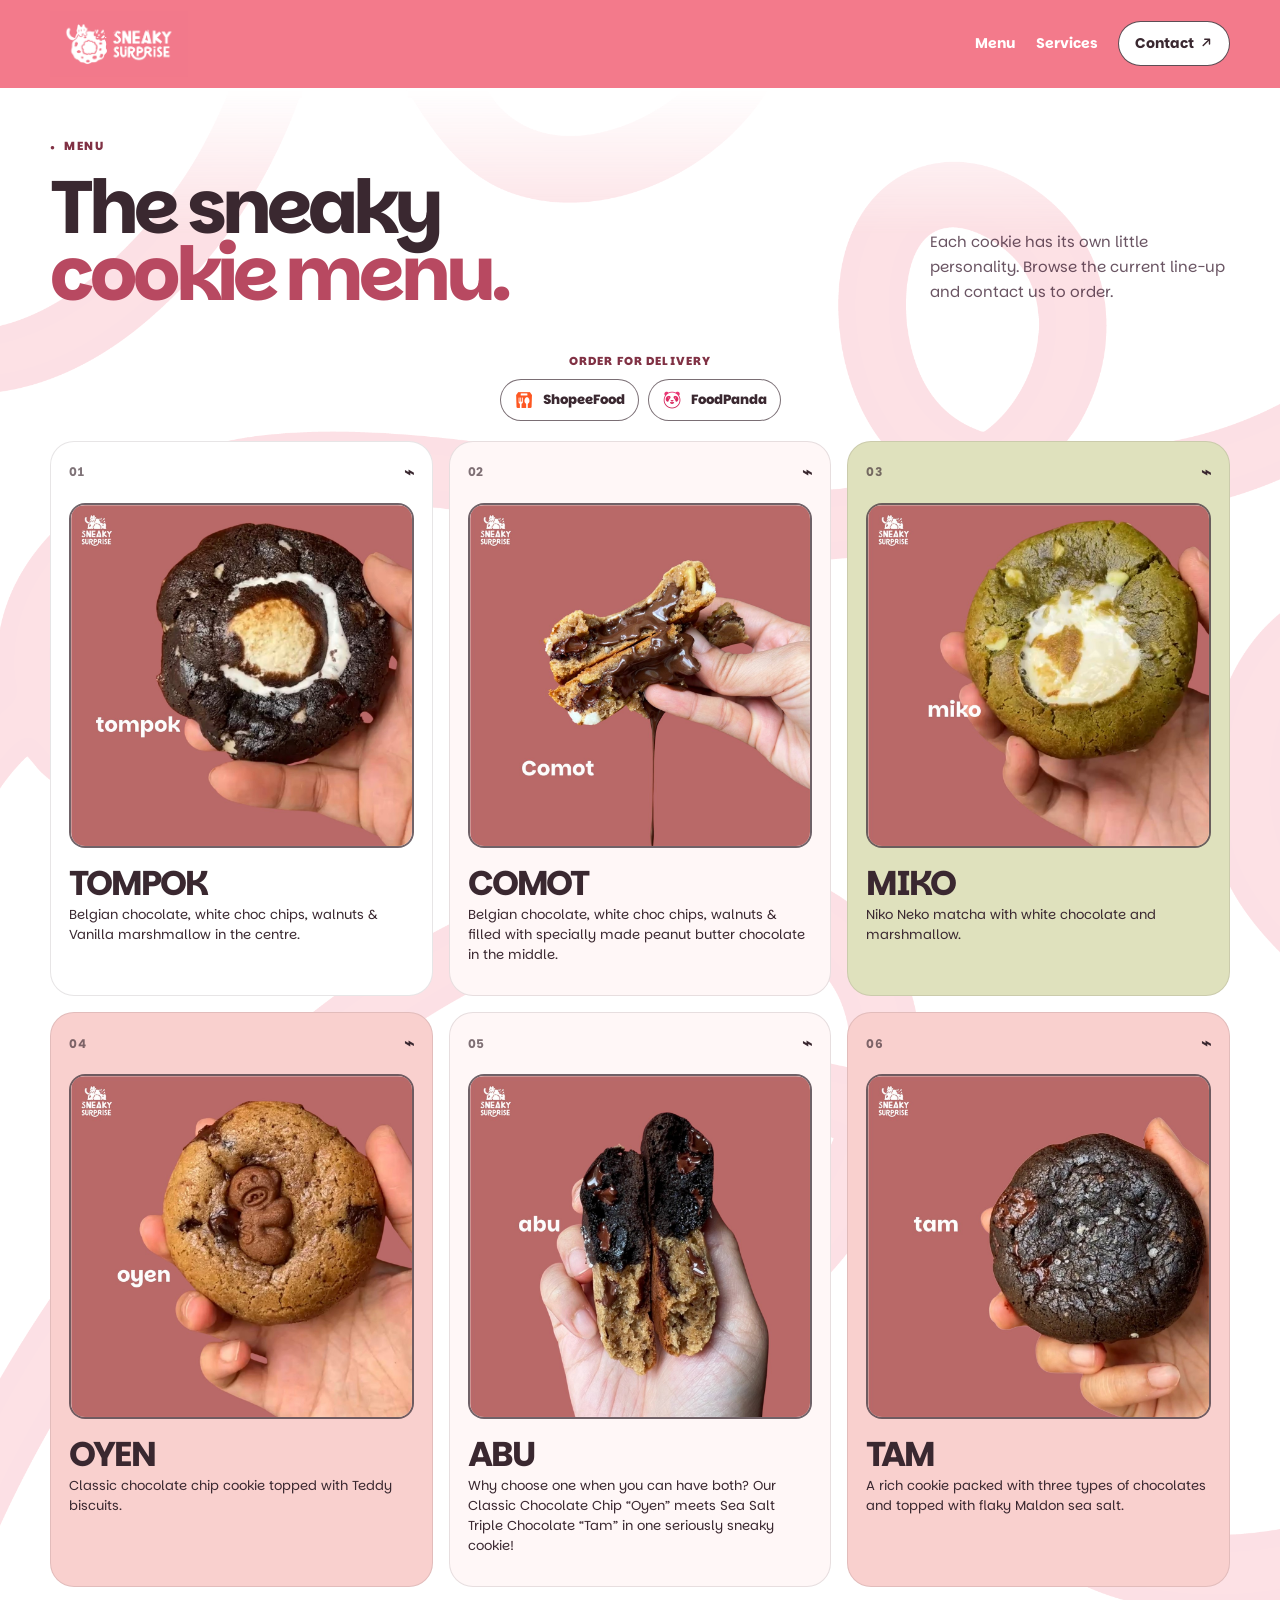
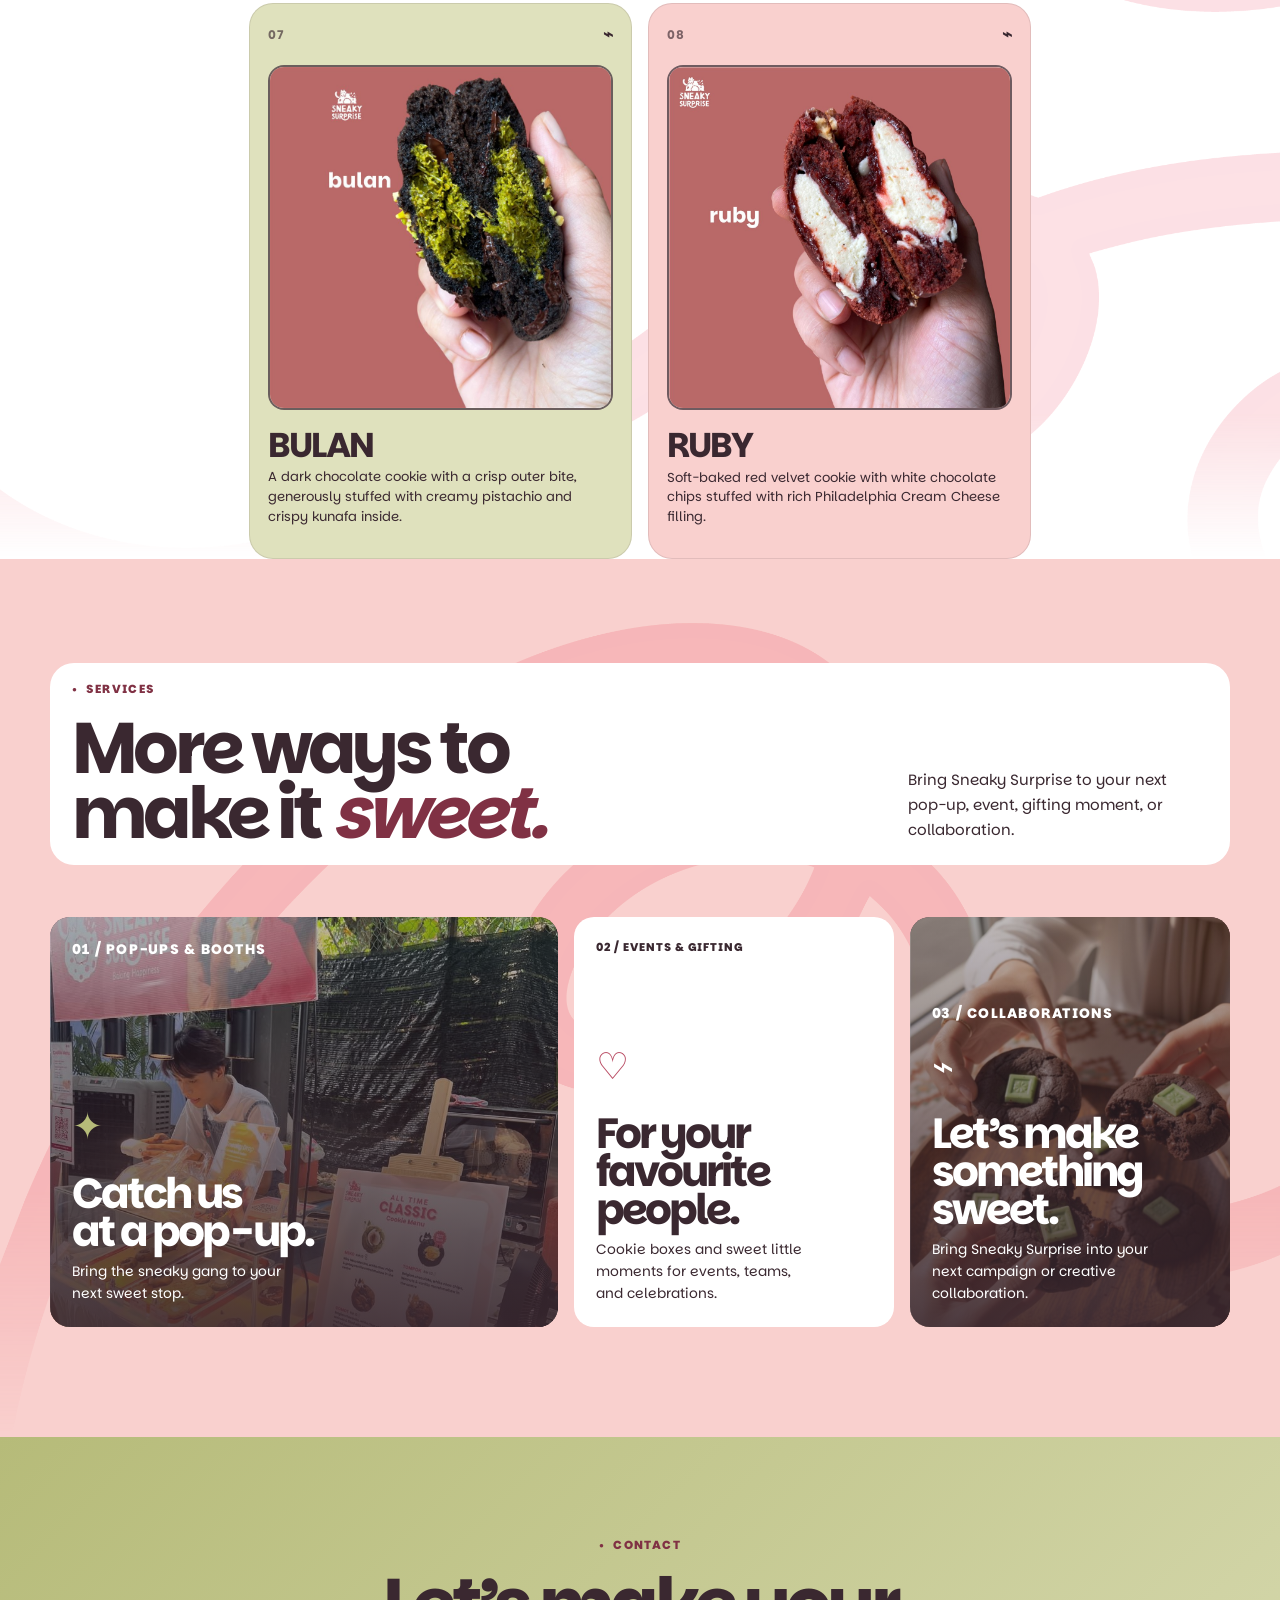
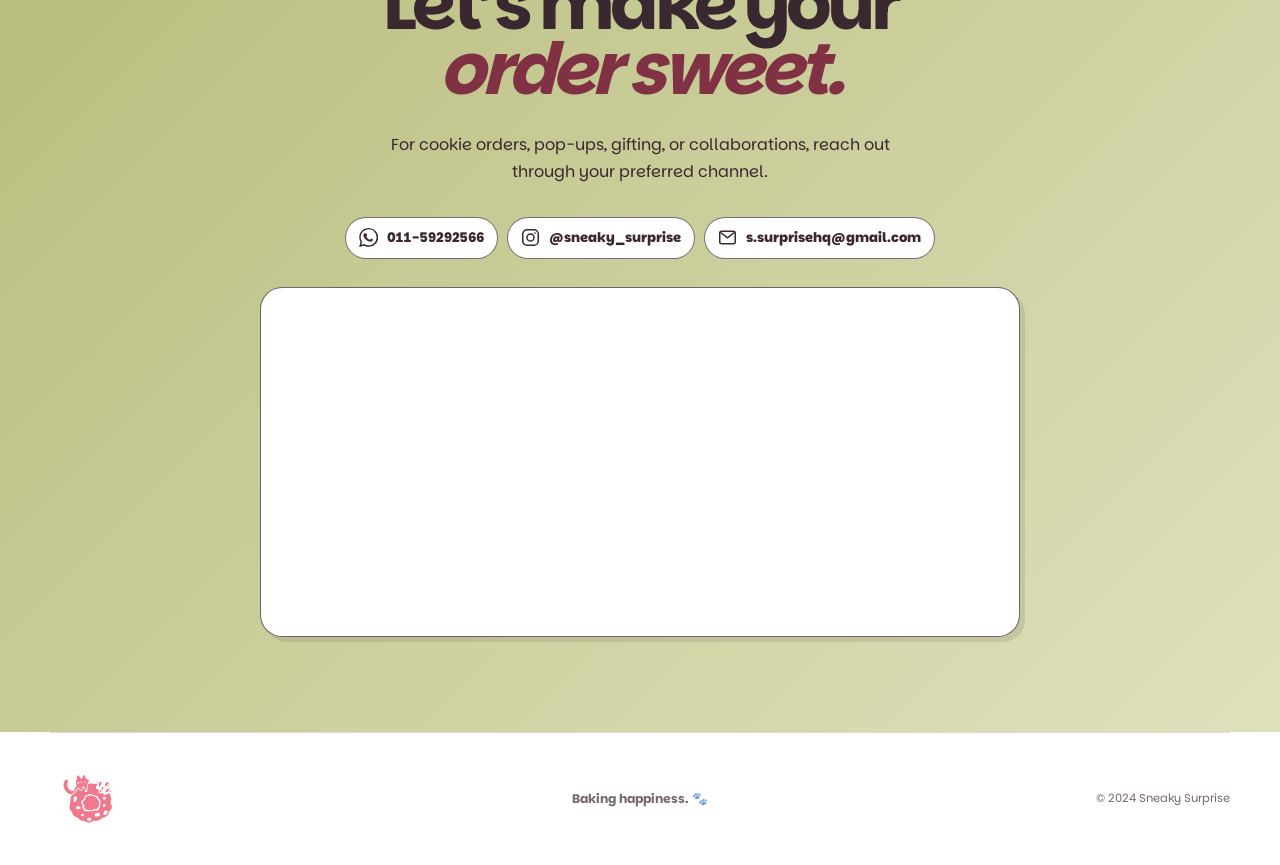
<file: index.html>
<!doctype html>
<html lang="en">
  <head>
    <meta charset="UTF-8" />
    <meta name="viewport" content="width=device-width, initial-scale=1.0" />
    <meta
      name="description"
      content="Explore the Sneaky Surprise cookie menu, services, and contact details."
    />
    <meta name="theme-color" content="#f37a8b" />
    <link rel="icon" href="assets/brand/brandmark-pink.png" type="image/png" />
    <link rel="preconnect" href="https://fonts.googleapis.com" />
    <link rel="preconnect" href="https://fonts.gstatic.com" crossorigin />
    <link href="https://fonts.googleapis.com/css2?family=Parkinsans:wght@300;400;500;600;700;800&amp;display=swap" rel="stylesheet" />
    <link rel="stylesheet" href="assets/styles.css" />
    <title>Sneaky Surprise | Soft cookies with purr-sonality</title>
    <script defer src="https://cdn.vercel-insights.com/v1/script.js"></script>
  </head>
  <body>
    <a class="skip-link" href="#main-content">Skip to content</a>

    <header class="site-header" data-header>
      <a class="brand" href="#menu" aria-label="Sneaky Surprise menu">
        <img class="brand-lockup" src="assets/brand/wordmark-raspberry.png" alt="Sneaky Surprise" />
      </a>

      <button class="menu-toggle" type="button" aria-expanded="false" aria-controls="site-nav" data-menu-toggle>
        <span class="sr-only">Toggle navigation</span>
        <span></span><span></span><span></span>
      </button>

      <nav id="site-nav" class="site-nav" aria-label="Main navigation" data-nav>
        <a href="#menu">Menu</a>
        <a href="#services">Services</a>
        <a class="nav-order" href="#contact">Contact <svg class="arrow-icon" viewBox="0 0 16 16" aria-hidden="true"><path d="M4 12 12 4M6 4h6v6" /></svg></a>
      </nav>
    </header>

    <main id="main-content" tabindex="-1">
      <section class="cookies-section section-shell" id="menu">
        <div class="section-heading">
          <div>
            <p class="eyebrow"><span aria-hidden="true">●</span> Menu</p>
            <h1>The sneaky<br /><span>cookie menu.</span></h1>
          </div>
          <p class="section-note">Each cookie has its own little personality. Browse the current line-up and contact us to order.</p>
        </div>

        <div class="delivery-actions menu-delivery" aria-label="Order Sneaky Surprise for delivery">
          <span>Order For Delivery</span>
          <a class="contact-delivery" href="https://shopee.com.my/universal-link/now-food/shop/20562258?deep_and_deferred=1&amp;shareChannel=copy_link" target="_blank" rel="noopener noreferrer" aria-label="Order Sneaky Surprise on ShopeeFood">
            <img class="contact-icon delivery-logo" src="assets/partners/shopeefood.jpg" alt="" />
            <span>ShopeeFood</span>
          </a>
          <a class="contact-delivery" href="https://www.foodpanda.my/restaurant/kgfn/sneaky-surprise-central-market-kgfn" target="_blank" rel="noopener noreferrer" aria-label="Order Sneaky Surprise on foodpanda">
            <img class="contact-icon delivery-logo" src="assets/partners/foodpanda.jpg" alt="" />
            <span>FoodPanda</span>
          </a>
        </div>
        <div class="cookie-grid">
          <article class="cookie-card cookie-card-blue">
            <div class="cookie-card-top"><span class="cookie-index">01</span><span aria-hidden="true">⌁</span></div>
            <figure class="cookie-image"><img src="assets/products/tompok.jpg" alt="TOMPOK soft-baked cookie" /></figure>
            <div class="cookie-card-copy"><h3>TOMPOK</h3><p>Belgian chocolate, white choc chips, walnuts &amp; Vanilla marshmallow in the centre.</p></div>
          </article>
          <article class="cookie-card cookie-card-yellow">
            <div class="cookie-card-top"><span class="cookie-index">02</span><span aria-hidden="true">⌁</span></div>
            <figure class="cookie-image"><img src="assets/products/comot.jpg" alt="COMOT peanut-butter chocolate soft-baked cookie" loading="lazy" /></figure>
            <div class="cookie-card-copy"><h3>COMOT</h3><p>Belgian chocolate, white choc chips, walnuts &amp; filled with specially made peanut butter chocolate in the middle.</p></div>
          </article>
          <article class="cookie-card cookie-card-green">
            <div class="cookie-card-top"><span class="cookie-index">03</span><span aria-hidden="true">⌁</span></div>
            <figure class="cookie-image"><img src="assets/products/miko.jpg" alt="MIKO matcha soft-baked cookie" loading="lazy" /></figure>
            <div class="cookie-card-copy"><h3>MIKO</h3><p>Niko Neko matcha with white chocolate and marshmallow.</p></div>
          </article>
          <article class="cookie-card cookie-card-pink">
            <div class="cookie-card-top"><span class="cookie-index">04</span><span aria-hidden="true">⌁</span></div>
            <figure class="cookie-image"><img src="assets/products/oyen.jpg" alt="OYEN classic chocolate-chip soft-baked cookie" loading="lazy" /></figure>
            <div class="cookie-card-copy"><h3>OYEN</h3><p>Classic chocolate chip cookie topped with Teddy biscuits.</p></div>
          </article>
          <article class="cookie-card cookie-card-lilac">
            <div class="cookie-card-top"><span class="cookie-index">05</span><span aria-hidden="true">⌁</span></div>
            <figure class="cookie-image"><img src="assets/products/abu.jpg" alt="ABU sea-salt chocolate soft-baked cookie" loading="lazy" /></figure>
            <div class="cookie-card-copy"><h3>ABU</h3><p>Why choose one when you can have both? Our Classic Chocolate Chip “Oyen” meets Sea Salt Triple Chocolate “Tam” in one seriously sneaky cookie!</p></div>
          </article>
          <article class="cookie-card cookie-card-peach">
            <div class="cookie-card-top"><span class="cookie-index">06</span><span aria-hidden="true">⌁</span></div>
            <figure class="cookie-image"><img src="assets/products/tam.jpg" alt="TAM soft-baked cookie" loading="lazy" /></figure>
            <div class="cookie-card-copy"><h3>TAM</h3><p>A rich cookie packed with three types of chocolates and topped with flaky Maldon sea salt.</p></div>
          </article>
          <article class="cookie-card cookie-card-green">
            <div class="cookie-card-top"><span class="cookie-index">07</span><span aria-hidden="true">⌁</span></div>
            <figure class="cookie-image"><img src="assets/products/bulan.jpg" alt="BULAN soft-baked cookie" loading="lazy" /></figure>
            <div class="cookie-card-copy"><h3>BULAN</h3><p>A dark chocolate cookie with a crisp outer bite, generously stuffed with creamy pistachio and crispy kunafa inside.</p></div>
          </article>
          <article class="cookie-card cookie-card-pink">
            <div class="cookie-card-top"><span class="cookie-index">08</span><span aria-hidden="true">⌁</span></div>
            <figure class="cookie-image"><img src="assets/products/ruby.jpg" alt="RUBY soft-baked cookie" loading="lazy" /></figure>
            <div class="cookie-card-copy"><h3>RUBY</h3><p>Soft-baked red velvet cookie with white chocolate chips stuffed with rich Philadelphia Cream Cheese filling.</p></div>
          </article>
        </div>
      </section>

      <section class="moments-section" id="services">
        <div class="section-shell">
          <div class="section-heading moments-heading">
            <div>
              <p class="eyebrow"><span aria-hidden="true">●</span> Services</p>
              <h2>More ways to<br />make it <i>sweet.</i></h2>
            </div>
            <p class="section-note">Bring Sneaky Surprise to your next pop-up, event, gifting moment, or collaboration.</p>
          </div>

          <div class="moment-grid">
            <article class="moment-card moment-card-tall service-card-photo">
              <div class="service-carousel" data-carousel aria-label="Sneaky Surprise pop-up event photos">
                <img class="is-active" src="assets/events/popups/pop-up-01.jpeg" alt="Sneaky Surprise pop-up booth" loading="lazy" />
                <img src="assets/events/popups/pop-up-02.jpeg" alt="Sneaky Surprise pop-up event" loading="lazy" />
                <img src="assets/events/popups/pop-up-03.jpeg" alt="Sneaky Surprise pop-up event" loading="lazy" />
                <img src="assets/events/popups/pop-up-04.jpeg" alt="Sneaky Surprise pop-up event" loading="lazy" />
                <img src="assets/events/popups/pop-up-05.jpeg" alt="Sneaky Surprise pop-up event" loading="lazy" />
                <img src="assets/events/popups/pop-up-06.jpeg" alt="Sneaky Surprise pop-up event" loading="lazy" />
                <img src="assets/events/popups/pop-up-07.jpeg" alt="Sneaky Surprise pop-up event" loading="lazy" />
                <img src="assets/events/popups/pop-up-08.jpeg" alt="Sneaky Surprise pop-up event" loading="lazy" />
                <img src="assets/events/popups/pop-up-09.jpeg" alt="Sneaky Surprise pop-up event" loading="lazy" />
                <img src="assets/events/popups/pop-up-10.jpeg" alt="Sneaky Surprise pop-up event" loading="lazy" />
                <img src="assets/events/popups/pop-up-11.jpeg" alt="Sneaky Surprise pop-up event" loading="lazy" />
              </div>
              <div class="service-card-photo-copy">
                <p class="moment-label">01 / POP-UPS &amp; BOOTHS</p>
                <div><span class="moment-icon" aria-hidden="true">✦</span><h3>Catch us<br />at a pop-up.</h3><p>Bring the sneaky gang to your next sweet stop.</p></div>
              </div>
            </article>
            <article class="moment-card moment-card-pink">
              <p class="moment-label">02 / EVENTS &amp; GIFTING</p>
              <div><span class="moment-icon" aria-hidden="true">♡</span><h3>For your<br />favourite people.</h3><p>Cookie boxes and sweet little moments for events, teams, and celebrations.</p></div>
              
            </article>
            <article class="moment-card service-card-photo service-card-collab">
              <img src="assets/ig-post.jpg" alt="Sneaky Surprise chocolate cookies being shared" loading="lazy" />
              <div class="service-card-photo-copy">
                <p class="moment-label">03 / COLLABORATIONS</p>
                <div><span class="moment-icon" aria-hidden="true">⌁</span><h3>Let’s make<br />something sweet.</h3><p>Bring Sneaky Surprise into your next campaign or creative collaboration.</p></div>
              </div>
            </article>
          </div>
        </div>
      </section>

      <section class="contact-section" id="contact">
        <div class="section-shell contact-shell">
          <p class="eyebrow contact-eyebrow"><span aria-hidden="true">●</span> Contact</p>
          <h2>Let’s make your<br /><i>order sweet.</i></h2>
          <p class="contact-intro">For cookie orders, pop-ups, gifting, or collaborations, reach out through your preferred channel.</p>

          <div class="contact-actions" aria-label="Contact Sneaky Surprise">
            <a href="https://wa.me/601159292566" target="_blank" rel="noopener noreferrer" aria-label="Message Sneaky Surprise on WhatsApp at 011-59292566">
              <svg class="contact-icon" viewBox="0 0 24 24" aria-hidden="true"><path d="M20.5 3.5A11.8 11.8 0 0 0 12.1 0C5.6 0 .3 5.3.3 11.8c0 2.1.5 4.1 1.6 5.9L.2 24l6.5-1.7a11.8 11.8 0 0 0 5.7 1.5h.1c6.5 0 11.8-5.3 11.8-11.8 0-3.2-1.3-6.1-3.8-8.5ZM12.4 21.8h-.1a9.9 9.9 0 0 1-5.1-1.4l-.4-.2-3.9 1 1-3.8-.3-.4a9.8 9.8 0 0 1-1.5-5.2C2.1 6.3 6.7 1.7 12.3 1.7c2.6 0 5.1 1 7 2.9a9.8 9.8 0 0 1 2.9 7c0 5.6-4.5 10.2-9.8 10.2Zm5.4-7.4c-.3-.1-1.8-.9-2.1-1s-.5-.1-.7.1-.8 1-.9 1.2-.3.3-.6.1a8.2 8.2 0 0 1-2.5-1.5 9.2 9.2 0 0 1-1.7-2.1c-.2-.3 0-.4.1-.5l.5-.6c.2-.2.2-.3.3-.5.1-.1 0-.4 0-.5l-.9-2.1c-.2-.5-.5-.4-.7-.4H7.4c-.2 0-.5.1-.8.4s-1 1-1 2.4 1 2.7 1.2 2.9c.1.2 2 3.1 4.9 4.3.7.3 1.2.5 1.6.6.7.2 1.3.2 1.8.1.5-.1 1.8-.7 2-1.4.3-.7.3-1.3.2-1.4 0-.1-.3-.2-.6-.4Z" /></svg>
              <span>011-59292566</span>
            </a>
            <a href="https://www.instagram.com/sneaky_surprise/" target="_blank" rel="noopener noreferrer" aria-label="Follow Sneaky Surprise on Instagram">
              <svg class="contact-icon" viewBox="0 0 24 24" aria-hidden="true"><rect x="2.2" y="2.2" width="19.6" height="19.6" rx="5.4" /><circle cx="12" cy="12" r="4.5" /><circle cx="17.7" cy="6.5" r="1" class="icon-dot" /></svg>
              <span>@sneaky_surprise</span>
            </a>
            <a href="mailto:s.surprisehq@gmail.com" aria-label="Email Sneaky Surprise">
              <svg class="contact-icon" viewBox="0 0 24 24" aria-hidden="true"><rect x="2.2" y="4.2" width="19.6" height="15.6" rx="2.5" /><path d="m3.8 6 8.2 6.4L20.2 6" /></svg>
              <span>s.surprisehq@gmail.com</span>
            </a>
          </div>          <div class="contact-map" aria-label="Map showing Sneaky Surprise at Central Market">
            <iframe title="Sneaky Surprise at Central Market" src="https://www.google.com/maps?q=Sneaky+Surprise+Central+Market+Kuala+Lumpur&amp;output=embed" loading="lazy" referrerpolicy="no-referrer-when-downgrade"></iframe>

          </div>
        </div>
      </section>
    </main>

    <footer class="site-footer section-shell">
      <a class="brand footer-brand" href="#menu" aria-label="Back to Sneaky Surprise menu">
        <img class="brand-lockup footer-mark" src="assets/brand/brandmark-pink.png" alt="Sneaky Surprise" />
      </a>
      <p>Baking happiness. <span aria-hidden="true">🐾</span></p>
      <p>© 2024 Sneaky Surprise</p>
    </footer>

    <script src="assets/script.js"></script>
  </body>
</html>
</file>
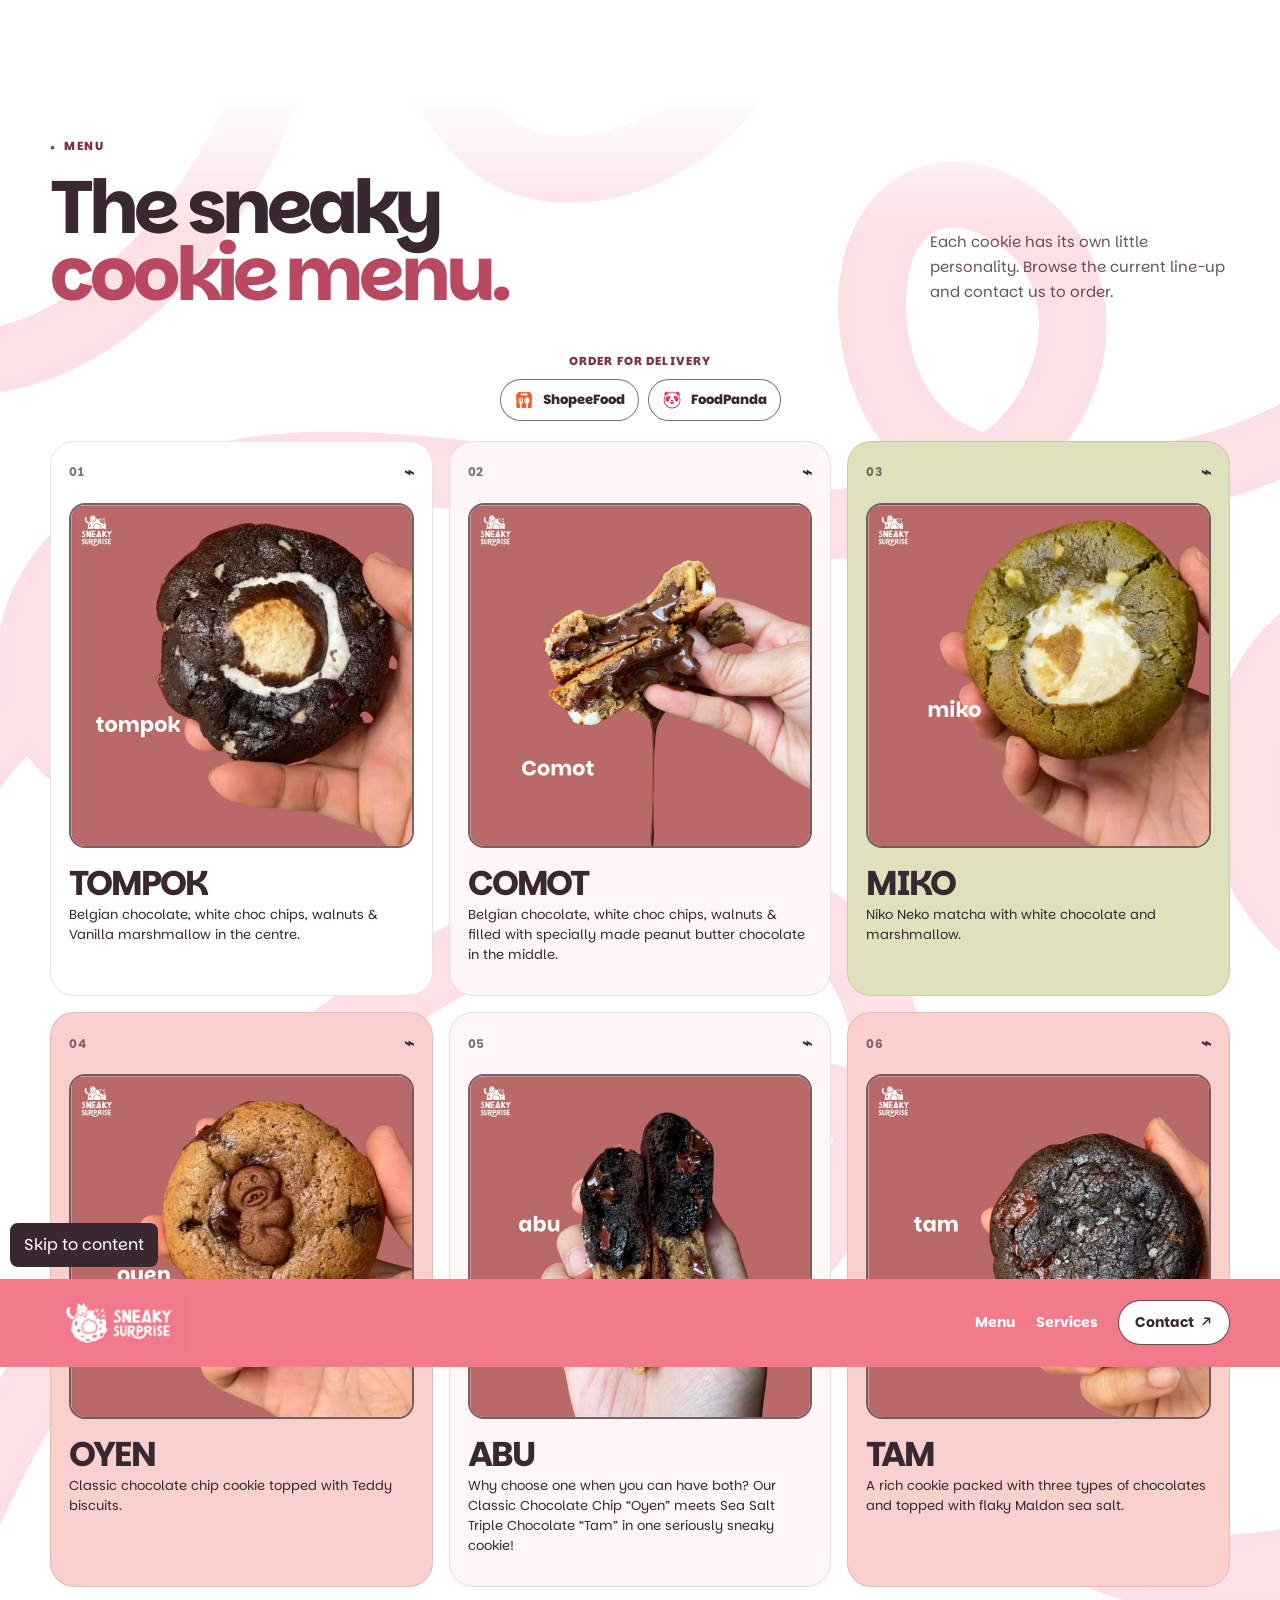
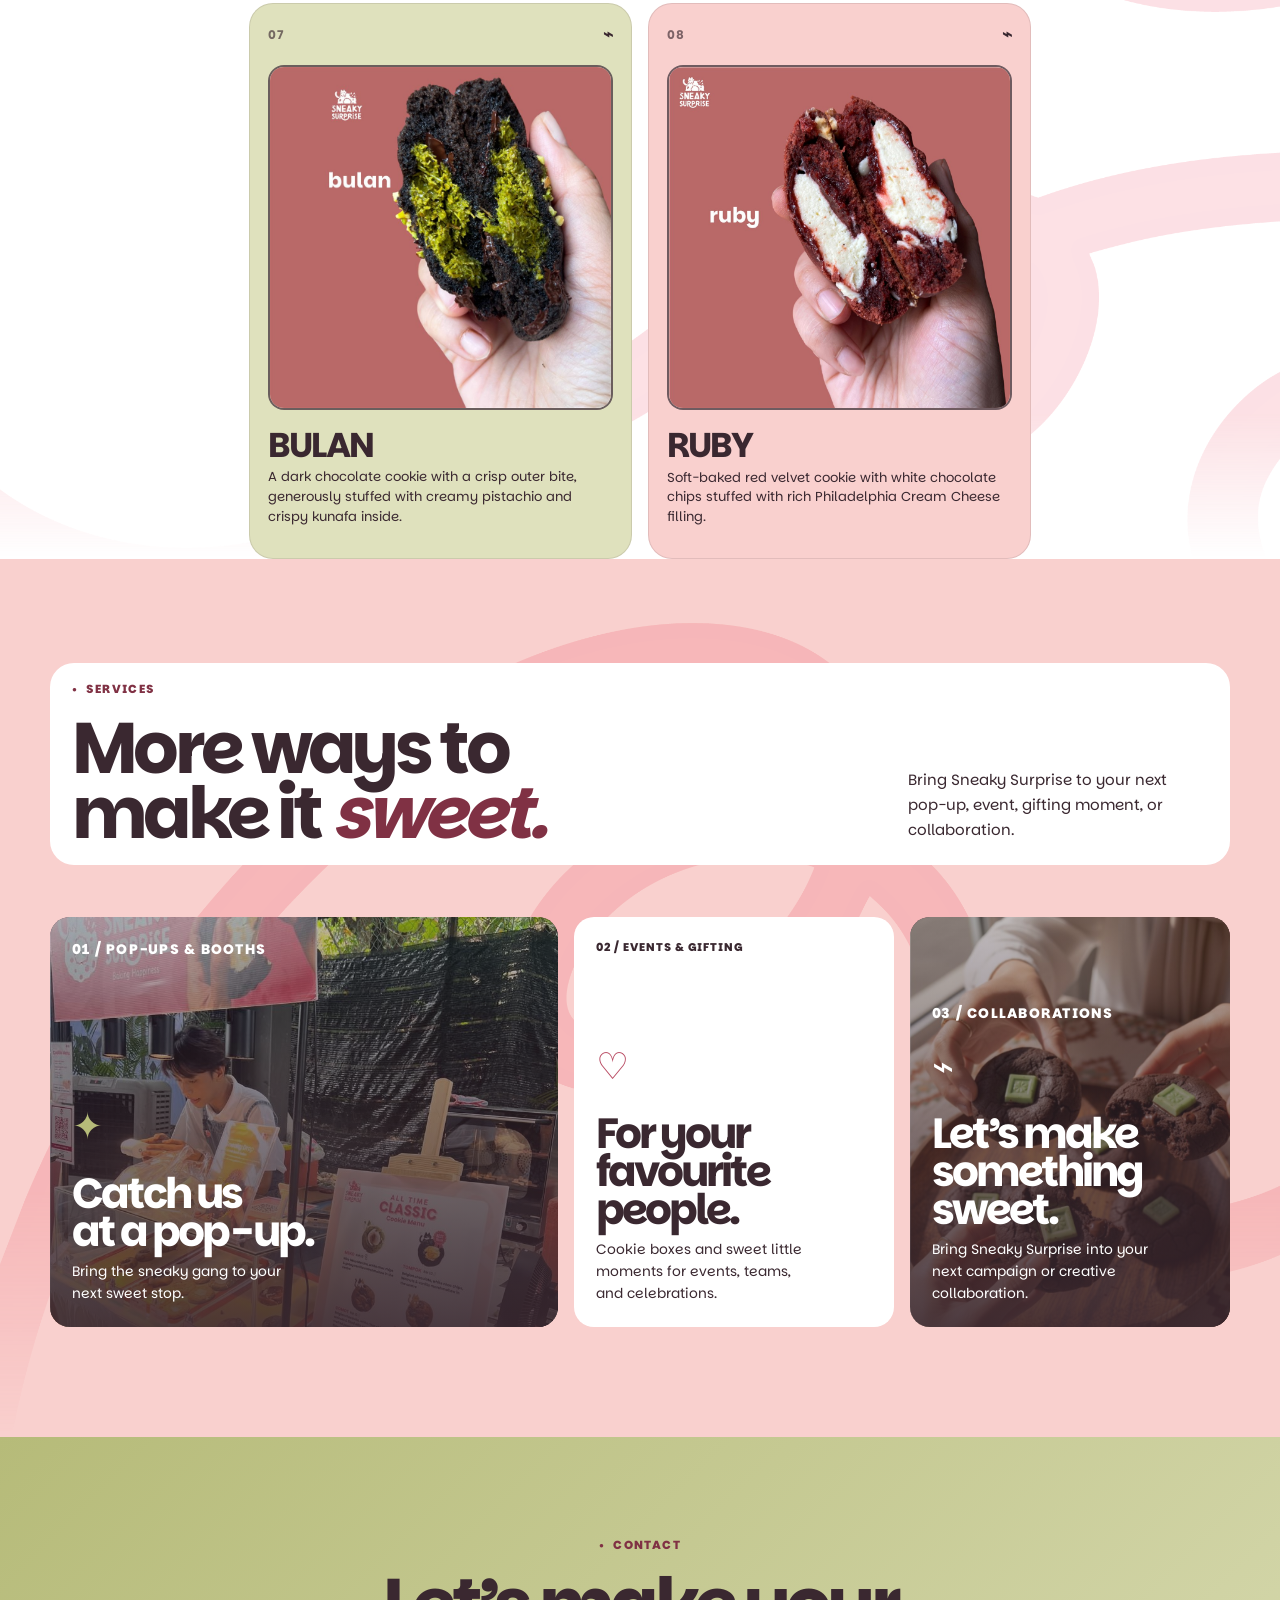
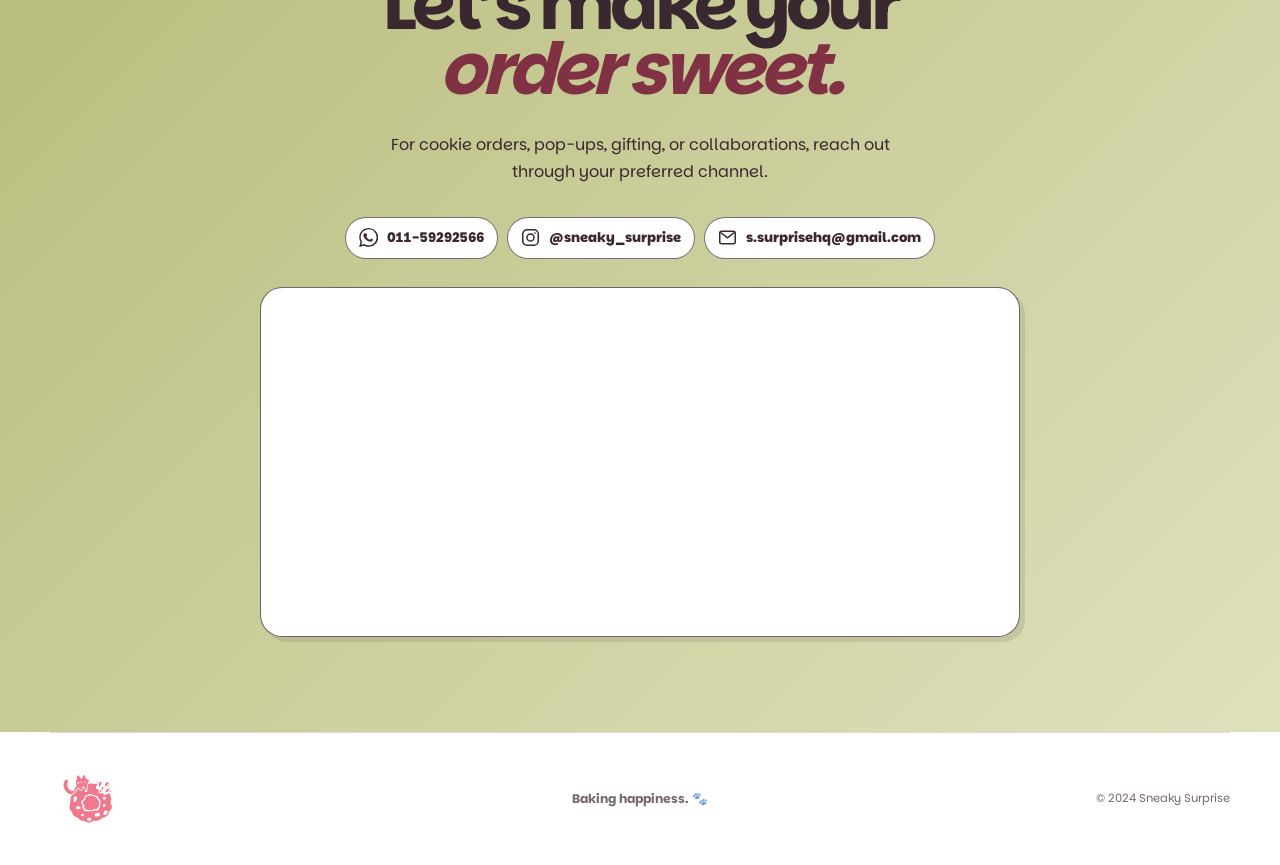
<file: events.html>
<!doctype html><html lang="en"><head><meta charset="utf-8" /><meta http-equiv="refresh" content="0; url=index.html#services" /><title>Sneaky Surprise</title><script defer src="https://cdn.vercel-insights.com/v1/script.js"></script></head><body><p>Returning to <a href="index.html#services">Sneaky Surprise services</a>…</p></body></html>
</file>
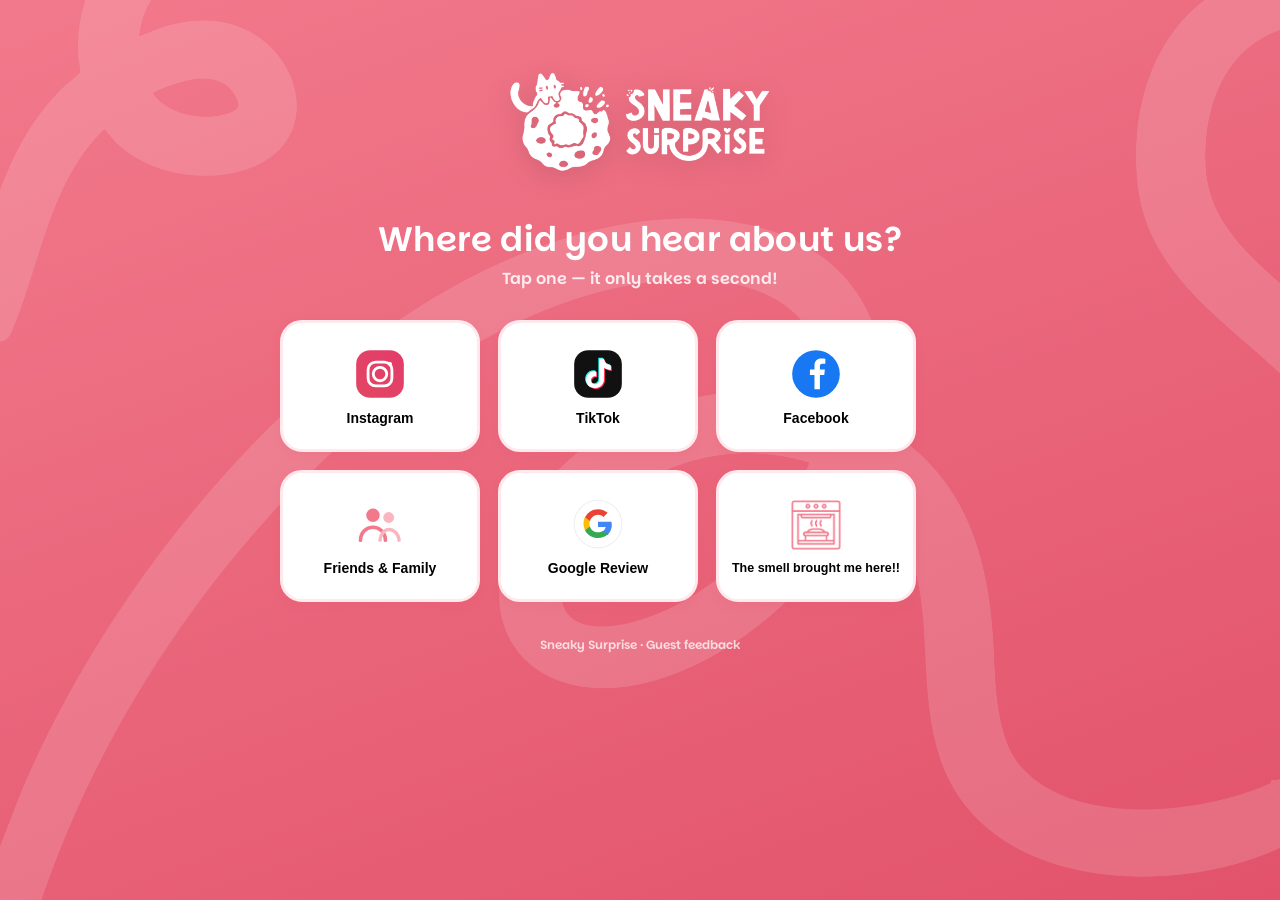
<file: sneaky-surprise-survey FR.html>
<!DOCTYPE html>
<html lang="en">
<head>
<meta charset="UTF-8">
<meta name="viewport" content="width=device-width, initial-scale=1.0, maximum-scale=1.0, user-scalable=no">
<title>Sneaky Surprise — Where did you hear about us?</title>
<style>

  @font-face {
    font-family: 'Parkinsans';
    src: url([data-uri]) format('truetype');
    font-weight: 600;
    font-style: normal;
    font-display: swap;
  }

  :root{
    --pink: #F2798B;
    --pink-deep: #E2536B;
    --pink-soft: #FFE9EC;
    --pink-softer: #FFF5F6;
    --ink: #3A2430;
    --ink-soft: #7A5C66;
    --cream: #FFFCFA;
    --white: #FFFFFF;
    --shadow: 0 10px 24px rgba(226, 83, 107, 0.18);
    --shadow-sm: 0 4px 10px rgba(226, 83, 107, 0.14);
  }

  *{ box-sizing:border-box; }

  html,body{
    margin:0;
    padding:0;
    min-height:100vh;
    background: linear-gradient(160deg, var(--pink) 0%, var(--pink-deep) 100%);
    font-family: 'Parkinsans', 'Segoe UI', system-ui, sans-serif;
    color: var(--ink);
    overflow-x:hidden;
  }

  /* background pattern - ONE instance only, fit to viewport, not tiled */
  body::before{
    content:"";
    position: fixed;
    inset: 0;
    background-image: url([data-uri]);
    background-repeat: no-repeat;
    background-position: center;
    background-size: cover;
    opacity: 0.14;
    z-index: 0;
    pointer-events: none;
  }

  .app{
    position: relative;
    z-index: 1;
    min-height: 100vh;
    display:flex;
    flex-direction:column;
    align-items:center;
    padding: 32px 20px 56px;
  }

  .logo{
    width: min(340px, 62vw);
    height:auto;
    margin-top: 8px;
    margin-bottom: 6px;
    filter: drop-shadow(0 6px 14px rgba(0,0,0,0.12));
    animation: dropIn 0.7s cubic-bezier(.22,1.4,.36,1) both;
  }

  @keyframes dropIn{
    from{ transform: translateY(-14px) scale(0.94); opacity:0; }
    to{ transform: translateY(0) scale(1); opacity:1; }
  }

  h1{
    font-size: clamp(22px, 4.4vw, 34px);
    font-weight: 600;
    text-align:center;
    margin: 6px 0 4px;
    letter-spacing: 0.2px;
    color: var(--white);
  }

  .sub{
    color: var(--white);
    font-size: clamp(13px, 2.4vw, 16px);
    text-align:center;
    margin: 0 0 30px;
    font-weight: 600;
    opacity: 0.85;
  }

  .grid{
    display:grid;
    grid-template-columns: repeat(3, minmax(150px, 200px));
    gap: 18px;
    width: 100%;
    max-width: 720px;
  }

  @media (max-width: 620px){
    .grid{ grid-template-columns: repeat(2, minmax(130px, 1fr)); max-width: 460px; }
  }

  .card{
    position: relative;
    background: var(--white);
    border: 3px solid var(--pink-soft);
    border-radius: 22px;
    padding: 20px 12px 16px;
    display:flex;
    flex-direction:column;
    align-items:center;
    justify-content:center;
    gap: 10px;
    cursor:pointer;
    box-shadow: var(--shadow-sm);
    transition: transform .18s cubic-bezier(.2,1.4,.4,1), box-shadow .18s ease, border-color .18s ease;
    min-height: 132px;
    -webkit-tap-highlight-color: transparent;
  }

  .card:hover{
    transform: translateY(-4px) scale(1.03);
    border-color: var(--pink);
    box-shadow: var(--shadow);
  }

  .card:active, .card.selected{
    transform: scale(0.96);
  }

  .card.selected{
    border-color: var(--pink);
    background: var(--pink-softer);
  }

  .icon{
    width: 52px;
    height: 52px;
    display:flex;
    align-items:center;
    justify-content:center;
  }
  .icon svg, .icon img{ width:100%; height:100%; display:block; }

  .label{
    font-size: 14px;
    font-weight: 600;
    text-align:center;
    line-height: 1.2;
  }

  .card.smell .label{ font-size: 12.5px; }

  footer.note{
    margin-top: 34px;
    font-size: 12px;
    color: var(--white);
    text-align:center;
    opacity:0.75;
    font-weight: 600;
  }

  /* thank-you overlay */
  .overlay{
    position: fixed;
    inset:0;
    z-index: 10;
    background: linear-gradient(160deg, var(--pink) 0%, var(--pink-deep) 100%);
    display:flex;
    flex-direction:column;
    align-items:center;
    justify-content:center;
    text-align:center;
    color: var(--white);
    padding: 24px;
    opacity:0;
    pointer-events:none;
    transition: opacity .35s ease;
  }
  .overlay.show{ opacity:1; pointer-events:auto; }

  .overlay .check{
    width: 92px;
    height: 92px;
    border-radius: 50%;
    background: rgba(255,255,255,0.18);
    display:flex;
    align-items:center;
    justify-content:center;
    margin-bottom: 18px;
    animation: pop .5s cubic-bezier(.22,1.6,.36,1) both;
  }
  @keyframes pop{ from{ transform: scale(0); } to{ transform: scale(1); } }

  .overlay h2{
    font-size: clamp(24px, 5vw, 36px);
    font-weight: 600;
    margin: 0 0 8px;
  }
  .overlay p{
    font-size: 15px;
    font-weight: 600;
    opacity: 0.9;
    margin: 0;
  }

  .config-warning{
    position: fixed;
    bottom: 12px;
    left: 12px;
    right: 12px;
    max-width: 640px;
    margin: 0 auto;
    background: #FFF3D6;
    border: 2px solid #F1C24B;
    color: #6B4E00;
    font-size: 12px;
    font-weight: 600;
    padding: 10px 14px;
    border-radius: 12px;
    text-align: center;
    z-index: 5;
    line-height: 1.4;
    display: none;
  }
</style>
</head>
<body>

  <div class="app">
    <img class="logo" src="[data-uri]" alt="Sneaky Surprise logo">

    <h1>Where did you hear about us?</h1>
    <p class="sub">Tap one — it only takes a second!</p>

    <div class="grid" id="grid">

      <button class="card" data-option="Instagram">
        <span class="icon">
          <svg viewBox="0 0 48 48"><defs><linearGradient id="igGrad" x1="0" y1="48" x2="48" y2="0"><stop offset="0" stop-color="#FEE411"/><stop offset="0.15" stop-color="#FEDA77"/><stop offset="0.35" stop-color="#F58529"/><stop offset="0.55" stop-color="#DD2A7B"/><stop offset="0.78" stop-color="#8134AF"/><stop offset="1" stop-color="#515BD4"/></linearGradient></defs>
          <rect x="2" y="2" width="44" height="44" rx="13" fill="url(#igGrad)"/>
          <rect x="13" y="13" width="22" height="22" rx="7" fill="none" stroke="#fff" stroke-width="2.6"/>
          <circle cx="24" cy="24" r="6.2" fill="none" stroke="#fff" stroke-width="2.6"/>
          <circle cx="33.2" cy="14.8" r="1.9" fill="#fff"/>
          </svg>
        </span>
        <span class="label">Instagram</span>
      </button>

      <button class="card" data-option="TikTok">
        <span class="icon">
          <svg viewBox="0 0 48 48"><rect x="2" y="2" width="44" height="44" rx="13" fill="#111111"/>
          <path d="M29.5 10c.6 3.4 2.8 5.6 6.4 5.9v4.4c-2.2.1-4.2-.6-6.3-2v10.3c0 6.5-6.9 10.6-12.6 7.5-3.8-2-5.1-6.9-2.9-10.7 1.7-2.9 5-4.4 8.3-3.7v4.6c-.4-.1-.8-.2-1.2-.2-2 0-3.7 1.6-3.7 3.7s1.6 3.7 3.7 3.7c2.2 0 4-1.8 4-4V10h4.3z" fill="#25F4EE" transform="translate(-0.9,-0.9)"/>
          <path d="M29.5 10c.6 3.4 2.8 5.6 6.4 5.9v4.4c-2.2.1-4.2-.6-6.3-2v10.3c0 6.5-6.9 10.6-12.6 7.5-3.8-2-5.1-6.9-2.9-10.7 1.7-2.9 5-4.4 8.3-3.7v4.6c-.4-.1-.8-.2-1.2-.2-2 0-3.7 1.6-3.7 3.7s1.6 3.7 3.7 3.7c2.2 0 4-1.8 4-4V10h4.3z" fill="#FE2C55" transform="translate(0.9,0.9)"/>
          <path d="M29.5 10c.6 3.4 2.8 5.6 6.4 5.9v4.4c-2.2.1-4.2-.6-6.3-2v10.3c0 6.5-6.9 10.6-12.6 7.5-3.8-2-5.1-6.9-2.9-10.7 1.7-2.9 5-4.4 8.3-3.7v4.6c-.4-.1-.8-.2-1.2-.2-2 0-3.7 1.6-3.7 3.7s1.6 3.7 3.7 3.7c2.2 0 4-1.8 4-4V10h4.3z" fill="#fff"/>
          </svg>
        </span>
        <span class="label">TikTok</span>
      </button>

      <button class="card" data-option="Facebook">
        <span class="icon">
          <svg viewBox="0 0 48 48"><circle cx="24" cy="24" r="22" fill="#1877F2"/>
          <path d="M27.6 24.9h4l.6-5H27.6v-3c0-1.4.4-2.4 2.4-2.4h2.6V10c-.5-.1-2-.2-3.7-.2-3.7 0-6.3 2.3-6.3 6.4v3.7h-4.2v5h4.2V38h5V24.9z" fill="#fff"/>
          </svg>
        </span>
        <span class="label">Facebook</span>
      </button>

      <button class="card" data-option="Friends and Family">
        <span class="icon">
          <svg viewBox="0 0 48 48">
          <circle cx="17.5" cy="16" r="6.2" fill="#F2798B"/>
          <path d="M6 39c0-7.5 5.6-12 11.5-12S29 31.5 29 39" fill="none" stroke="#F2798B" stroke-width="3.4" stroke-linecap="round"/>
          <circle cx="32" cy="18" r="5" fill="#F9B6C0"/>
          <path d="M24 39c.4-6 4.6-10 8-10 4.5 0 9 3.7 9.6 10" fill="none" stroke="#F9B6C0" stroke-width="3.2" stroke-linecap="round"/>
          </svg>
        </span>
        <span class="label">Friends &amp; Family</span>
      </button>

      <button class="card" data-option="Google Review">
        <span class="icon">
          <svg viewBox="0 0 48 48">
          <circle cx="24" cy="24" r="22" fill="#fff" stroke="#EFEFEF" stroke-width="1"/>
          <path fill="#4285F4" d="M36.6 24.5c0-.9-.1-1.7-.2-2.5H24v4.7h7.1c-.3 1.7-1.3 3.1-2.7 4.1v3.4h4.4c2.6-2.4 4-5.9 4-9.7z"/>
          <path fill="#34A853" d="M24 37c3.6 0 6.7-1.2 8.9-3.2l-4.4-3.4c-1.2.8-2.7 1.3-4.5 1.3-3.5 0-6.4-2.3-7.5-5.5h-4.5v3.5C14.2 33.9 18.7 37 24 37z"/>
          <path fill="#FBBC05" d="M16.5 26.2c-.3-.8-.4-1.7-.4-2.6s.1-1.8.4-2.6v-3.5H12c-.9 1.8-1.4 3.9-1.4 6.1s.5 4.3 1.4 6.1l4.5-3.5z"/>
          <path fill="#EA4335" d="M24 15.5c2 0 3.7.7 5.1 2l3.8-3.8C30.7 11.6 27.6 10.3 24 10.3c-5.3 0-9.8 3.1-11.9 7.5l4.5 3.5c1.1-3.2 4-5.8 7.4-5.8z"/>
          </svg>
        </span>
        <span class="label">Google Review</span>
      </button>

      <button class="card smell" data-option="The Smell Brought Me Here">
        <span class="icon">
          <img src="[data-uri]" alt="Oven icon">
        </span>
        <span class="label">The smell brought me here!!</span>
      </button>

    </div>

    <footer class="note">Sneaky Surprise · Guest feedback</footer>
  </div>

  <div class="overlay" id="overlay">
    <div class="check">
      <svg width="46" height="46" viewBox="0 0 24 24" fill="none">
        <path d="M5 13l4 4L19 7" stroke="#fff" stroke-width="3" stroke-linecap="round" stroke-linejoin="round"/>
      </svg>
    </div>
    <h2>Thanks for letting us know!</h2>
    <p id="overlayChoice"></p>
  </div>

  <div class="config-warning" id="configWarning">
    Heads up: this app isn't connected to a Google Sheet yet. Answers are only logged in the browser console right now — see the setup notes below the app.
  </div>

<script>
  // ---- Google Sheets connection -------------------------------------
  // Paste the URL of your deployed Google Apps Script Web App here.
  // See the setup instructions provided alongside this file.
  const SHEET_WEBHOOK_URL = "https://script.google.com/macros/s/AKfycbxs3t31gwdaD2_2J76TO_ZKtxT5abe7SuRW5yYwW7hvTyEk0ZRl81OBuAGPKOhp8l7b/exec";

  const isConfigured = !SHEET_WEBHOOK_URL.includes("PASTE_YOUR");
  if (!isConfigured) {
    document.getElementById('configWarning').style.display = 'block';
  }

  async function recordAnswer(option){
    const payload = {
      option: option,
      timestamp: new Date().toISOString()
    };

    if (!isConfigured){
      console.log('[Sneaky Surprise survey] answer captured (not sent — no Sheet connected yet):', payload);
      return;
    }

    try{
      await fetch(SHEET_WEBHOOK_URL, {
        method: 'POST',
        mode: 'no-cors',
        headers: { 'Content-Type': 'text/plain;charset=utf-8' },
        body: JSON.stringify(payload)
      });
    }catch(err){
      console.error('Could not reach the Google Sheet:', err);
    }
  }

  const cards = document.querySelectorAll('.card');
  const overlay = document.getElementById('overlay');
  const overlayChoice = document.getElementById('overlayChoice');

  cards.forEach(card => {
    card.addEventListener('click', () => {
      cards.forEach(c => c.classList.remove('selected'));
      card.classList.add('selected');

      const option = card.dataset.option;
      recordAnswer(option);

      overlayChoice.textContent = "You picked: " + option;
      overlay.classList.add('show');

      setTimeout(() => {
        overlay.classList.remove('show');
        card.classList.remove('selected');
      }, 2200);
    });
  });
</script>

</body>
</html>
</file>
<file: assets/styles.css>
:root {
  --ink: #3a2830;
  --deep: #4d2c36;
  --pink: #f37a8b;
  --pink-dark: #b84961;
  --pink-ink: #803144;
  --pink-pale: #f9d0ce;
  --peach: #f9d0ce;
  --cream: #ffffff;
  --butter: #b6bb79;
  --blue: #ffffff;
  --line: rgba(58, 40, 48, 0.16);
  --shadow: 0 16px 34px rgba(58, 40, 48, 0.13);
  --pattern-opacity: 0.23;
  --serif: "Parkinsans", "Trebuchet MS", Arial, sans-serif;
  --sans: "Parkinsans", "Trebuchet MS", Arial, sans-serif;
}

* { box-sizing: border-box; }
html { scroll-behavior: smooth; }
body { margin: 0; overflow-x: hidden; color: var(--ink); background: var(--cream); font-family: var(--sans); font-size: 16px; line-height: 1.5; }
a { color: inherit; text-decoration: none; }
button { font: inherit; }
img { display: block; max-width: 100%; }

.sr-only { position: absolute; width: 1px; height: 1px; padding: 0; margin: -1px; overflow: hidden; clip: rect(0, 0, 0, 0); white-space: nowrap; border: 0; }
.skip-link { position: fixed; top: 10px; left: 10px; z-index: 30; transform: translateY(-150%); padding: 10px 14px; background: var(--ink); color: #fff; border-radius: 8px; }
.skip-link:focus { transform: translateY(0); }
.section-shell { width: min(1180px, calc(100% - 48px)); margin-inline: auto; }
#menu, #services, #contact { scroll-margin-top: 100px; }

.top-note { display: flex; gap: 10px; justify-content: center; align-items: center; min-height: 34px; padding: 6px 20px; color: var(--ink); background: var(--butter); font-size: 0.79rem; font-weight: 700; letter-spacing: 0.04em; text-align: center; }
.site-header { position: sticky; top: 0; z-index: 20; display: flex; align-items: center; justify-content: space-between; gap: 24px; min-height: 88px; padding: 10px max(24px, calc((100vw - 1180px) / 2)); border-bottom: 1px solid transparent; background: var(--pink); isolation: isolate; transition: border-color 180ms ease, box-shadow 180ms ease; }
.site-header.is-scrolled { border-color: rgba(58, 40, 48, 0.23); box-shadow: 0 6px 20px rgba(58, 40, 48, 0.12); }
.brand { display: inline-flex; align-items: center; gap: 10px; min-width: max-content; }
.site-header .brand, .site-header .menu-toggle { position: relative; z-index: 2; }
.brand-lockup { display: block; width: auto; height: clamp(58px, 5.8vw, 66px); }
.site-nav { display: flex; flex: 1; align-items: center; justify-content: flex-end; min-width: 0; gap: clamp(10px, 1.6vw, 28px); font-size: clamp(0.75rem, 1.25vw, 0.88rem); font-weight: 700; }
.site-nav > a { white-space: nowrap; }
.site-nav > a:not(.nav-order) { color: #ffffff; }
.site-nav > a:not(.nav-order) { position: relative; }
.site-nav > a:not(.nav-order)::after { position: absolute; right: 0; bottom: -5px; left: 0; height: 2px; content: ""; background: #ffffff; transform: scaleX(0); transform-origin: left; transition: transform 160ms ease; }
.site-nav > a:hover::after, .site-nav > a:focus-visible::after { transform: scaleX(1); }
.nav-order { padding: 11px clamp(12px, 1.3vw, 16px); border: 1.5px solid rgba(58, 40, 48, 0.82); border-radius: 999px; background: var(--cream); transition: transform 160ms ease, background 160ms ease, color 160ms ease; }
.arrow-icon { display: inline-block; width: 0.9em; height: 0.9em; margin-left: 3px; overflow: visible; vertical-align: -0.08em; fill: none; stroke: currentColor; stroke-linecap: round; stroke-linejoin: round; stroke-width: 1.8; }
.moment-card a .arrow-icon { flex: 0 0 auto; margin: 0; }
.nav-order:hover, .nav-order:focus-visible { color: var(--ink); background: var(--butter); transform: translateY(-2px); }
.menu-toggle { display: none; }

.hero { position: relative; display: grid; grid-template-columns: 0.93fr 1.07fr; align-items: center; gap: clamp(35px, 6vw, 96px); min-height: 660px; padding-block: 76px 88px; isolation: isolate; }
.hero::before { position: absolute; z-index: 0; inset: 0; content: ""; background: url("patterns/curly-line-04.png") no-repeat calc(100% + 7vw) 50% / clamp(860px, 92vw, 1280px) auto; mix-blend-mode: multiply; opacity: var(--pattern-opacity); pointer-events: none; }
.hero-copy { position: relative; z-index: 1; }
.eyebrow { display: flex; align-items: center; gap: 8px; margin: 0 0 18px; color: var(--pink-ink); font-size: 0.73rem; font-weight: 800; letter-spacing: 0.12em; text-transform: uppercase; }
.eyebrow span { font-size: 0.7em; }
h1, h2, h3, p { margin-top: 0; }
h1, h2 { font-family: var(--serif); font-weight: 700; letter-spacing: -0.065em; line-height: 0.91; }
h1 { max-width: 600px; margin-bottom: 26px; font-size: clamp(3rem, 5.8vw, 5.6rem); }
h1 span, h2 i { color: var(--pink-dark); font-weight: inherit; }
.hero-intro { max-width: 450px; margin-bottom: 29px; color: rgba(49, 20, 39, 0.77); font-size: clamp(1rem, 1.5vw, 1.14rem); line-height: 1.7; }
.hero-actions { display: flex; flex-wrap: wrap; gap: 12px; }
.button { display: inline-flex; align-items: center; justify-content: center; gap: 11px; min-height: 48px; padding: 12px 18px; border: 1.5px solid var(--ink); border-radius: 999px; font-size: 0.89rem; font-weight: 800; transition: transform 160ms ease, background 160ms ease, color 160ms ease; }
.button:hover, .button:focus-visible { transform: translateY(-3px); }
.button-primary { border-color: var(--butter); color: var(--ink); background: var(--butter); box-shadow: 0 7px 0 #858957; }
.button-primary:hover, .button-primary:focus-visible { color: #fff; background: var(--deep); box-shadow: 0 7px 0 #2d1820; }
.button-quiet { background: transparent; }
.button-quiet:hover, .button-quiet:focus-visible { color: #fff; background: var(--ink); }
.button-dark { color: #fff; background: var(--ink); box-shadow: 0 7px 0 #1f0718; }
.button-dark:hover, .button-dark:focus-visible { color: var(--ink); background: var(--butter); box-shadow: 0 7px 0 #858957; }
.hero-footnote { margin: 30px 0 0; color: rgba(49, 20, 39, 0.67); font-size: 0.82rem; font-weight: 700; }

.hero-visual { position: relative; z-index: 1; min-height: 520px; }
.hero-photo-wrap { position: absolute; inset: 4px 14% 10px 17%; margin: 0; overflow: hidden; border: 7px solid var(--pink); border-radius: 32px 32px 12px 12px; background: var(--pink-pale); box-shadow: var(--shadow); transform: rotate(1.5deg); }
.hero-photo-wrap img { width: 100%; height: 100%; min-height: 0; object-fit: cover; object-position: center 16%; }
.hero-photo-wrap figcaption { position: absolute; right: 18px; bottom: 18px; padding: 11px 14px; border: 1px solid var(--ink); border-radius: 999px; color: var(--ink); background: var(--cream); font-size: 0.78rem; font-weight: 800; transform: rotate(-4deg); }
.hero-sticker { position: absolute; z-index: 3; display: grid; place-items: center; padding: 14px; border: 2px solid var(--ink); border-radius: 50%; color: var(--ink); background: var(--butter); box-shadow: 4px 5px 0 var(--ink); font-family: var(--serif); font-size: 0.95rem; font-weight: 700; line-height: 1.1; text-align: center; transform: rotate(-11deg); }
.hero-sticker-top { top: 0; right: 0; width: 122px; height: 122px; }
.hero-sticker-bottom { bottom: 5px; left: 0; width: 146px; min-height: 58px; border-radius: 13px; color: var(--ink); background: var(--pink-pale); font-family: var(--sans); font-size: 0.72rem; box-shadow: 4px 5px 0 var(--ink); transform: rotate(7deg); }
.hero-sticker-bottom span { margin-right: 4px; font-size: 1.1rem; }
.star { position: absolute; z-index: 2; color: var(--pink); font-size: 2.1rem; }
.star-one { top: 13%; left: 1%; transform: rotate(18deg); }
.star-two { right: 7%; bottom: 1%; color: var(--butter); transform: rotate(-15deg); }
.hero-brandmark { position: absolute; z-index: 2; right: -4px; bottom: -9px; width: 125px; height: auto; transform: rotate(10deg); }

.marquee { overflow: hidden; padding-block: 16px; color: var(--ink); background: var(--pink); }
.marquee-track { display: flex; align-items: center; gap: 26px; width: max-content; min-width: 100%; animation: scroll-marquee 28s linear infinite; }
.marquee span { font-family: var(--serif); font-size: clamp(1.4rem, 2.2vw, 2rem); font-weight: 700; white-space: nowrap; }
.marquee b { color: var(--cream); font-size: 1rem; }
@keyframes scroll-marquee { to { transform: translateX(-30%); } }

.story-section { display: grid; grid-template-columns: 0.22fr 1fr; column-gap: 30px; padding-block: 125px 92px; }
.section-kicker { display: flex; align-items: baseline; gap: 9px; color: var(--pink-ink); font-size: 0.72rem; font-weight: 800; letter-spacing: 0.1em; text-transform: uppercase; }
.section-kicker p { margin: 0; }
.kicker-number { font-family: var(--serif); font-size: 1.9rem; font-weight: 700; letter-spacing: -0.08em; }
.story-content { display: grid; grid-template-columns: 1.2fr 0.6fr; align-items: end; gap: 45px; }
h2 { margin-bottom: 0; font-size: clamp(3rem, 5.6vw, 5.2rem); }
.story-body p { margin-bottom: 22px; color: rgba(49, 20, 39, 0.76); line-height: 1.75; }
.text-link { display: inline-flex; gap: 8px; padding-bottom: 3px; border-bottom: 1px solid var(--ink); font-size: 0.87rem; font-weight: 800; transition: color 160ms ease, border-color 160ms ease; }
.text-link:hover, .text-link:focus-visible { border-color: var(--pink-ink); color: var(--pink-ink); }
.story-pills { grid-column: 2; display: flex; flex-wrap: wrap; gap: 9px; margin-top: 64px; }
.story-pills span { padding: 9px 12px; border: 1px solid var(--line); border-radius: 999px; color: rgba(58, 40, 48, 0.8); background: var(--cream); font-size: 0.78rem; font-weight: 700; }

.cookies-section { position: relative; padding: 50px 0 0; isolation: isolate; }
.cookies-section::before { position: absolute; z-index: 0; top: 0; bottom: 0; left: 50%; width: 100vw; content: ""; background: url("patterns/pattern-03.png") center center / cover no-repeat; mix-blend-mode: multiply; opacity: var(--pattern-opacity); pointer-events: none; transform: translateX(-50%); -webkit-mask-image: linear-gradient(to bottom, transparent, #000 7%, #000 93%, transparent); mask-image: linear-gradient(to bottom, transparent, #000 7%, #000 93%, transparent); }
.cookies-section > * { position: relative; z-index: 1; }
.cookies-section h1 { margin: 0; }
.section-heading { display: flex; align-items: end; justify-content: space-between; gap: 30px; margin-bottom: 52px; }
.section-heading h2 { margin: 0; }
.section-note { max-width: 300px; margin: 0 0 4px; color: rgba(49, 20, 39, 0.72); font-size: 0.94rem; line-height: 1.65; }
.cookie-grid { display: grid; grid-template-columns: repeat(3, 1fr); gap: 16px; }
.cookie-card { display: flex; flex-direction: column; min-height: 455px; padding: 18px; border: 1px solid rgba(58, 40, 48, 0.12); border-radius: 24px; overflow: hidden; transition: transform 180ms ease, box-shadow 180ms ease; }
.cookie-card:hover { box-shadow: var(--shadow); transform: translateY(-7px) rotate(-1deg); }
.cookie-card-peach { background: var(--peach); }
.cookie-card-blue { background: var(--blue); }
.cookie-card-pink { background: var(--pink-pale); }
.cookie-card-yellow { background: #fff7f7; }
.cookie-card-green { background: #dfe1bd; }
.cookie-card-lilac { background: #fff7f7; }
@media (min-width: 861px) {
  .cookie-grid { grid-template-columns: repeat(6, minmax(0, 1fr)); }
  .cookie-card { grid-column: span 2; }
  .cookie-card:nth-last-child(2) { grid-column: 2 / span 2; }
  .cookie-card:last-child { grid-column: 4 / span 2; }
}
.cookie-card-top { display: flex; align-items: center; justify-content: space-between; font-family: var(--serif); font-size: 1.05rem; font-weight: 700; }
.cookie-index { color: rgba(58, 40, 48, 0.65); font-size: 0.75rem; letter-spacing: 0.05em; }
.cookie-image { position: relative; margin: 18px 0 18px; overflow: hidden; border: 2px solid rgba(58, 40, 48, 0.72); border-radius: 16px; background: rgba(255, 255, 255, 0.35); aspect-ratio: 1 / 1; }
.cookie-image img { width: 100%; height: 100%; object-fit: contain; }
.cookie-card-yellow .cookie-image img { width: 100%; height: 100%; object-fit: cover; object-position: center; }
.cookie-card-copy { margin-top: 0; }
.cookie-card h3 { margin-bottom: 5px; font-family: var(--serif); font-size: 2.15rem; letter-spacing: -0.06em; line-height: 1; }
.cookie-card p { min-height: 43px; margin-bottom: 13px; font-size: 0.82rem; line-height: 1.5; }
.cookie-card a, .moment-card a { display: inline-flex; gap: 7px; padding-bottom: 3px; border-bottom: 1px solid var(--ink); font-size: 0.79rem; font-weight: 800; }
.cookie-footer { display: flex; align-items: center; justify-content: space-between; gap: 22px; margin-top: 30px; }
.cookie-footer p { margin: 0; font-size: 0.87rem; font-weight: 700; }
.cookie-footer p span { color: var(--pink); }
.bundle-grid { display: grid; grid-template-columns: 1fr 1fr; gap: 16px; margin-top: 42px; }
.bundle-card { display: grid; grid-template-columns: 1fr auto; align-items: center; gap: 22px; min-height: 158px; padding: 24px; border: 1px solid var(--line); border-radius: 20px; background: var(--cream); }
.bundle-card-pink { background: var(--pink-pale); }
.bundle-card p { margin-bottom: 4px; color: var(--pink-ink); font-size: 0.68rem; font-weight: 800; letter-spacing: 0.1em; text-transform: uppercase; }
.bundle-card h3 { margin-bottom: 3px; font-family: var(--serif); font-size: 2.15rem; letter-spacing: -0.06em; line-height: 1; }
.bundle-card div > span { color: rgba(58, 40, 48, 0.72); font-size: 0.77rem; }
.bundle-card > a { min-width: 78px; padding-bottom: 3px; border-bottom: 1px solid var(--ink); font-size: 0.76rem; font-weight: 800; text-align: right; }


.moments-section { position: relative; padding-block: 104px 110px; color: var(--ink); background: var(--pink-pale); isolation: isolate; }
.moments-section::before { position: absolute; z-index: 0; inset: 0; content: ""; background: url("patterns/curly-line-05.png") center center / 100% auto no-repeat; mix-blend-mode: multiply; opacity: var(--pattern-opacity); pointer-events: none; -webkit-mask-image: linear-gradient(to bottom, #000 0%, #000 72%, transparent 100%); mask-image: linear-gradient(to bottom, #000 0%, #000 72%, transparent 100%); }
.moments-section .section-shell { position: relative; z-index: 1; }
.moments-heading { position: relative; padding: 18px 22px; border-radius: 24px; background: var(--cream); }
.moments-section .eyebrow { color: var(--pink-ink); }
.moments-section h2 { color: var(--ink); }
.moments-section h2 i { color: var(--pink-ink); }
.moments-section .section-note { color: var(--ink); }
.moment-grid { display: grid; grid-template-columns: 1.35fr 0.85fr 0.85fr; gap: 16px; }
.moment-card { display: flex; flex-direction: column; justify-content: space-between; min-height: 365px; padding: 22px; border-radius: 20px; color: var(--ink); }
.moment-card-tall { min-height: 410px; color: var(--cream); background: var(--deep); }
.moment-card-pink { background: var(--cream); }
.moment-card-cream { background: var(--butter); }
.service-card-photo { position: relative; padding: 0; overflow: hidden; background: var(--deep); }
.service-card-collab { color: #ffffff; }
.service-carousel { position: absolute; inset: 0; }
.service-carousel img { position: absolute; inset: 0; width: 100%; height: 100%; object-fit: cover; object-position: center 28%; opacity: 0; transform: scale(1.04); transition: opacity 750ms ease, transform 4.6s ease; }
.service-carousel img.is-active { opacity: 1; transform: scale(1); }.service-card-photo > img { position: absolute; inset: 0; width: 100%; height: 100%; object-fit: cover; object-position: center 16%; }
.service-card-photo::after { position: absolute; inset: 0; content: ""; background: linear-gradient(180deg, rgba(58, 40, 48, 0.3), rgba(58, 40, 48, 0.9)); }
.service-card-photo-copy { position: relative; z-index: 1; display: flex; flex: 1; flex-direction: column; justify-content: space-between; gap: 32px; min-height: 365px; padding: 22px; }
.service-card-collab .service-card-photo-copy { justify-content: flex-end; gap: 14px; }
.service-card-photo-copy .moment-icon { color: var(--butter); }
.service-card-collab .moment-icon { color: #ffffff; }
.service-card-photo-copy a { border-color: var(--cream); }
.moment-label { margin: 0; font-size: 0.7rem; font-weight: 800; letter-spacing: 0.09em; }
.moment-icon { display: block; margin-bottom: 20px; font-family: var(--serif); color: var(--butter); font-size: 2.3rem; }
.moment-card-pink .moment-icon { color: var(--pink-dark); }
.moment-card-cream .moment-icon { color: var(--pink-ink); }
.moment-card h3 { margin-bottom: 10px; font-family: var(--serif); font-size: clamp(2.1rem, 3.3vw, 3.25rem); letter-spacing: -0.07em; line-height: 0.9; }
.moment-card div > p { max-width: 225px; margin-bottom: 0; font-size: 0.86rem; line-height: 1.6; }
.moment-card-tall a { border-color: var(--cream); }

.events-hero { position: relative; padding-block: 82px; overflow: hidden; background: var(--cream); isolation: isolate; }
.events-hero::before { position: absolute; z-index: 0; inset: 0; content: ""; background: url("patterns/curly-line-04.png") center / cover no-repeat; mix-blend-mode: multiply; opacity: var(--pattern-opacity); pointer-events: none; }
.events-hero-shell { position: relative; z-index: 1; display: grid; grid-template-columns: 1.02fr 0.78fr; align-items: center; gap: clamp(38px, 8vw, 130px); }
.events-hero-copy h1 { max-width: 650px; margin-bottom: 25px; }
.events-hero-copy > p:not(.eyebrow) { max-width: 470px; margin-bottom: 30px; color: rgba(58, 40, 48, 0.78); font-size: 1.06rem; line-height: 1.7; }
.events-hero-photo { min-height: 500px; margin: 0; overflow: hidden; border: 6px solid var(--pink); border-radius: 28px; background: var(--pink-pale); box-shadow: var(--shadow); transform: rotate(2deg); }
.events-hero-photo img { width: 100%; height: 100%; min-height: 500px; object-fit: cover; object-position: center; }
.events-offers-section { padding-block: 100px; }
.events-heading { margin-bottom: 45px; }
.events-offers { display: grid; grid-template-columns: repeat(3, 1fr); gap: 16px; }
.event-offer { display: flex; flex-direction: column; min-height: 275px; padding: 25px; border: 1px solid rgba(58, 40, 48, 0.16); border-radius: 22px; }
.event-offer > span, .events-process article > span { margin-bottom: auto; color: var(--pink-ink); font-size: 0.74rem; font-weight: 800; letter-spacing: 0.08em; }
.event-offer h3 { margin: 36px 0 12px; font-family: var(--serif); font-size: clamp(2rem, 3vw, 3rem); letter-spacing: -0.075em; line-height: 0.9; }
.event-offer p { max-width: 280px; margin: 0; font-size: 0.9rem; line-height: 1.6; }
.event-offer-pink { background: var(--pink-pale); }
.event-offer-cream { background: var(--cream); }
.event-offer-green { background: var(--butter); }
.events-gallery-section { padding-block: 94px; background: var(--pink-pale); }
.events-gallery-intro { display: flex; align-items: end; justify-content: space-between; gap: 30px; margin-bottom: 46px; }
.events-gallery-intro h2 { margin: 0; }
.events-gallery { display: grid; grid-template-columns: 1.25fr 0.75fr 0.75fr; gap: 16px; }
.events-gallery figure { position: relative; min-height: 370px; margin: 0; overflow: hidden; border-radius: 22px; background: var(--deep); }
.events-gallery-main { grid-row: span 2; min-height: 756px !important; }
.events-gallery img { width: 100%; height: 100%; object-fit: cover; }
.events-gallery-main img { object-position: center; }
.events-gallery figure:nth-child(2) img { object-position: center; }
.events-gallery figure:nth-child(3) img { object-position: center; }
.events-gallery figcaption { position: absolute; right: 15px; bottom: 15px; left: 15px; padding: 10px 12px; border-radius: 999px; color: var(--ink); background: rgba(255, 255, 255, 0.92); font-size: 0.77rem; font-weight: 800; text-align: center; }
.events-process-section { padding-block: 102px; }
.events-process { display: grid; grid-template-columns: repeat(3, 1fr); gap: 44px; margin-top: 42px; }
.events-process article { padding-top: 19px; border-top: 2px solid var(--ink); }
.events-process article > span { display: block; margin-bottom: 35px; }
.events-process h3 { margin: 0 0 12px; font-family: var(--serif); font-size: clamp(1.7rem, 2.5vw, 2.5rem); letter-spacing: -0.065em; line-height: 0.95; }
.events-process p { max-width: 295px; margin: 0; color: rgba(58, 40, 48, 0.77); font-size: 0.92rem; line-height: 1.65; }
.events-inquiry { padding-block: 80px; background: var(--butter); }
.events-inquiry-shell { display: grid; grid-template-columns: 1fr 0.72fr; align-items: end; gap: 45px; }
.events-inquiry h2 { margin: 0; }
.events-inquiry-shell > div:last-child > p { max-width: 360px; margin-bottom: 19px; font-size: 1rem; line-height: 1.6; }


.find-us-section { padding-block: 112px; }
.find-us-card { position: relative; display: grid; grid-template-columns: 1fr 0.95fr; min-height: 470px; overflow: hidden; border-radius: 26px; background: var(--pink-pale); }
.find-us-copy { position: relative; z-index: 2; padding: clamp(33px, 5vw, 66px); }
.find-us-copy h2 { max-width: 520px; margin-bottom: 24px; }
.find-us-copy > p:not(.eyebrow) { max-width: 420px; margin-bottom: 28px; color: rgba(58, 40, 48, 0.75); line-height: 1.65; }
.find-us-decoration { position: relative; overflow: hidden; min-height: 280px; background: var(--butter); }
.find-us-decoration::before, .find-us-decoration::after { position: absolute; width: 230px; height: 230px; border: 2px dashed rgba(255, 255, 255, 0.7); border-radius: 50%; content: ""; }
.find-us-decoration::before { top: 20%; left: 12%; }
.find-us-decoration::after { right: -36%; bottom: -13%; width: 430px; height: 430px; }
.map-dot { position: absolute; z-index: 2; width: 27px; height: 27px; border: 4px solid var(--ink); border-radius: 50%; background: var(--pink); box-shadow: 4px 4px 0 var(--ink); }
.map-dot-one { top: 22%; left: 22%; }
.map-dot-two { top: 48%; right: 25%; background: var(--cream); }
.map-dot-three { bottom: 16%; left: 43%; background: var(--pink-pale); }
.map-line { position: absolute; z-index: 1; height: 2px; border-top: 3px dashed var(--ink); transform-origin: left; }
.map-line-one { top: 30%; left: 27%; width: 48%; transform: rotate(23deg); }
.map-line-two { top: 57%; left: 43%; width: 31%; transform: rotate(82deg); }
.map-paw { position: absolute; right: 6%; bottom: 6%; font-size: clamp(5rem, 12vw, 9rem); transform: rotate(-15deg); }

.faq-section { display: grid; grid-template-columns: 0.8fr 1.2fr; gap: clamp(35px, 8vw, 130px); padding-block: 105px; }
.faq-intro h2 { margin-bottom: 24px; }
.faq-intro > p:last-child { max-width: 330px; color: rgba(58, 40, 48, 0.73); line-height: 1.65; }
.faq-list { border-top: 1px solid var(--line); }
.faq-list details { border-bottom: 1px solid var(--line); }
.faq-list summary { display: flex; align-items: center; justify-content: space-between; gap: 20px; padding: 21px 0; cursor: pointer; list-style: none; font-family: var(--serif); font-size: clamp(1.3rem, 2.1vw, 1.76rem); font-weight: 700; letter-spacing: -0.04em; }
.faq-list summary::-webkit-details-marker { display: none; }
.faq-list summary span { color: var(--pink-dark); font-family: var(--sans); font-size: 1.2rem; font-weight: 400; transition: transform 160ms ease; }
.faq-list details[open] summary span { transform: rotate(45deg); }
.faq-list details p { max-width: 500px; padding: 0 38px 22px 0; margin: 0; color: rgba(58, 40, 48, 0.75); line-height: 1.65; }

.contact-section { padding-block: 100px 95px; color: var(--ink); background: linear-gradient(135deg, var(--butter), #dfe1bd); text-align: center; }
.contact-shell { position: relative; display: flex; flex-direction: column; align-items: center; }
.contact-eyebrow { color: var(--pink-ink); }
.contact-section h2 { max-width: 700px; color: var(--ink); }
.contact-section h2 i { color: var(--pink-ink); }
.contact-intro { max-width: 510px; margin: 28px 0 32px; color: var(--ink); line-height: 1.7; }
.delivery-actions, .contact-actions { display: flex; flex-wrap: wrap; justify-content: center; gap: 9px; }
.delivery-actions { margin: -8px 0 20px; }
.delivery-actions > span { width: 100%; color: var(--pink-ink); font-size: 0.72rem; font-weight: 800; letter-spacing: 0.1em; text-align: center; text-transform: uppercase; }
.contact-actions a, .delivery-actions a { display: inline-flex; align-items: center; gap: 9px; padding: 10px 13px; border: 1px solid rgba(58, 40, 48, 0.67); border-radius: 999px; background: var(--cream); color: var(--ink); font-size: 0.83rem; font-weight: 800; text-decoration: none; transition: transform 160ms ease, background 160ms ease; }
.contact-actions a:hover, .delivery-actions a:hover { background: var(--pink-pale); transform: translateY(-2px); }
.contact-actions a:focus-visible, .delivery-actions a:focus-visible { outline: 3px solid var(--pink-dark); outline-offset: 3px; }
.contact-icon { width: 19px; height: 19px; flex: 0 0 auto; fill: none; stroke: currentColor; stroke-linecap: round; stroke-linejoin: round; stroke-width: 1.9; }
.contact-actions a:first-child .contact-icon { fill: currentColor; stroke: none; }
.contact-icon .icon-dot { fill: currentColor; stroke: none; }
.contact-delivery { font-weight: 800; }
.delivery-logo { width: 20px; height: 20px; object-fit: contain; mix-blend-mode: multiply; }

.contact-map { position: relative; width: min(100%, 760px); height: clamp(250px, 34vw, 350px); margin-top: 28px; overflow: hidden; border: 1px solid rgba(58, 40, 48, 0.72); border-radius: 22px; background: var(--cream); box-shadow: 5px 5px 0 rgba(58, 40, 48, 0.12); }
.contact-map iframe { width: 100%; height: 100%; border: 0; }


.site-footer { display: grid; grid-template-columns: 1fr auto 1fr; align-items: center; gap: 20px; min-height: 133px; border-top: 1px solid var(--pink-pale); }
.footer-brand { justify-self: start; }
.footer-mark { height: 76px; }
.site-footer > p { margin: 0; color: rgba(58, 40, 48, 0.7); font-size: 0.78rem; font-weight: 700; text-align: center; }
.site-footer > p:last-child { justify-self: end; font-size: 0.72rem; font-weight: 400; }

@media (max-width: 1040px) {
  .site-header { min-height: 76px; }
  .menu-toggle { display: flex; flex-direction: column; align-items: center; justify-content: center; gap: 4px; width: 44px; height: 44px; padding: 11px; border: 0; background: transparent; cursor: pointer; }
  .menu-toggle span:not(.sr-only) { width: 5px; height: 5px; border-radius: 50%; background: #ffffff; transition: transform 160ms ease, opacity 160ms ease; }
  .menu-toggle.is-open span:not(.sr-only) { transform: scale(0.82); opacity: 0.78; }
  .site-nav { position: absolute; z-index: 1; top: 0; right: 0; left: 0; display: grid; gap: 0; padding: 92px 24px 22px; border-bottom: 1px solid rgba(255, 255, 255, 0.38); background: var(--pink); box-shadow: 0 12px 25px rgba(76, 27, 51, 0.08); transform: translateY(-100%); opacity: 0; pointer-events: none; transition: transform 180ms ease, opacity 180ms ease; }
  .site-nav { visibility: hidden; }
  .site-nav.is-open { visibility: visible; transform: translateY(0); opacity: 1; pointer-events: auto; }
  .site-nav > a { padding: 13px 0; }
  .nav-order { margin-top: 9px; padding: 12px 15px !important; text-align: center; }
}

@media (max-width: 860px) {
  .hero { grid-template-columns: 1fr; min-height: 0; padding-block: 54px 65px; }
  .hero-copy { order: 1; }
  .hero-visual { order: 0; min-height: 500px; max-width: 500px; width: 100%; margin-inline: auto; }
  .hero-photo-wrap { inset: 8px 14% 8px; }
  .story-section { grid-template-columns: 1fr; padding-block: 82px; }
  .story-content { grid-template-columns: 1fr 0.7fr; margin-top: 38px; }
  .story-pills { grid-column: 1; margin-top: 45px; }
  .cookie-grid { grid-template-columns: repeat(2, 1fr); }
  .bundle-grid { grid-template-columns: 1fr; }
  .moment-grid { grid-template-columns: 1fr 1fr; }
  .moment-card-tall { grid-row: span 2; }
  .moment-card { min-height: 300px; }
  .service-card-photo-copy { min-height: 300px; }
  .events-hero-shell { grid-template-columns: 1fr 0.75fr; gap: 38px; }
  .events-hero-photo, .events-hero-photo img { min-height: 430px; }
  .events-offers { grid-template-columns: 1fr; }
  .event-offer { min-height: 205px; }
  .event-offer h3 { margin-top: 28px; }
  .events-gallery { grid-template-columns: 1fr 1fr; }
  .events-gallery-main { grid-column: span 2; min-height: 480px !important; }
  .events-gallery figure { min-height: 330px; }
  .events-process { gap: 24px; }
  .find-us-card { grid-template-columns: 1fr; }
  .find-us-decoration { min-height: 230px; }
  .faq-section { grid-template-columns: 1fr; }
}

@media (max-width: 570px) {
  .section-shell { width: min(100% - 32px, 1180px); }
  .top-note { font-size: 0.67rem; }
  .site-header { padding-inline: 16px; }
  h1 { font-size: clamp(2.2rem, 11vw, 3.65rem); }
  h2 { font-size: clamp(2.9rem, 13vw, 4.3rem); }
  .brand-lockup { height: 57px; }
  .hero-visual { min-height: 400px; max-width: 410px; }
  .hero-photo-wrap { inset: 8px 8%; border-width: 5px; }
  .hero-sticker-top { right: -4px; width: 96px; height: 96px; font-size: 0.75rem; }
  .hero-sticker-bottom { left: -4px; width: 127px; min-height: 50px; padding: 10px; font-size: 0.61rem; }
  .star-one { left: -7px; }
  .section-heading, .story-content { display: block; }
  .moments-heading { padding: 16px; border-radius: 18px; }
  .section-note { margin-top: 22px; }
  .cookie-grid { gap: 10px; }
  .cookie-card { min-height: 342px; padding: 13px; border-radius: 18px; }
  .cookie-image { margin: 13px 0 15px; border-radius: 12px; }
  .cookie-card h3 { font-size: 1.75rem; }
  .cookie-card p { min-height: 59px; font-size: 0.72rem; }
  .cookie-card a { font-size: 0.69rem; }
  .cookie-footer { align-items: flex-start; flex-direction: column; }
  .bundle-grid { margin-top: 32px; }
  .bundle-card { grid-template-columns: 1fr; gap: 13px; min-height: 125px; padding: 18px; }
  .bundle-card h3 { font-size: 1.7rem; }
  .bundle-card div > span { display: block; font-size: 0.7rem; }
  .bundle-card > a { justify-self: start; min-width: 0; margin-top: -9px; text-align: left; }
  .moment-grid { grid-template-columns: 1fr; }
  .moment-card-tall { grid-row: auto; }
  .moment-card-tall { min-height: 360px; }
  .moment-card { min-height: 260px; }
  .service-card-photo-copy { min-height: 260px; }
  .events-hero { padding-block: 54px 65px; }
  .events-hero-shell, .events-inquiry-shell { grid-template-columns: 1fr; gap: 34px; }
  .events-hero-photo, .events-hero-photo img { min-height: 370px; }
  .events-hero-photo { transform: rotate(1deg); }
  .events-offers-section, .events-process-section { padding-block: 74px; }
  .events-gallery-section { padding-block: 72px; }
  .events-gallery-intro { display: block; margin-bottom: 31px; }
  .events-gallery-intro h2 { margin-top: 14px; }
  .events-gallery { grid-template-columns: 1fr; }
  .events-gallery-main { grid-column: auto; min-height: 415px !important; }
  .events-gallery figure { min-height: 360px; }
  .events-process { grid-template-columns: 1fr; gap: 28px; margin-top: 32px; }
  .events-process article > span { margin-bottom: 20px; }
  .events-inquiry { padding-block: 64px; }
  .find-us-section { padding-block: 75px; }
  .find-us-copy { padding: 33px 25px; }
  .faq-section { gap: 48px; padding-block: 76px; }
  .contact-map { height: 270px; margin-top: 23px; border-radius: 18px; }
  .site-footer { grid-template-columns: 1fr; justify-items: center; padding-block: 34px; text-align: center; }
  .footer-brand, .site-footer > p:last-child { justify-self: center; }
  .footer-mark { height: 72px; }
}

@media (prefers-reduced-motion: reduce) {
  html { scroll-behavior: auto; }
  *, *::before, *::after { animation-duration: 0.01ms !important; animation-iteration-count: 1 !important; scroll-behavior: auto !important; transition-duration: 0.01ms !important; }
}
</file>
